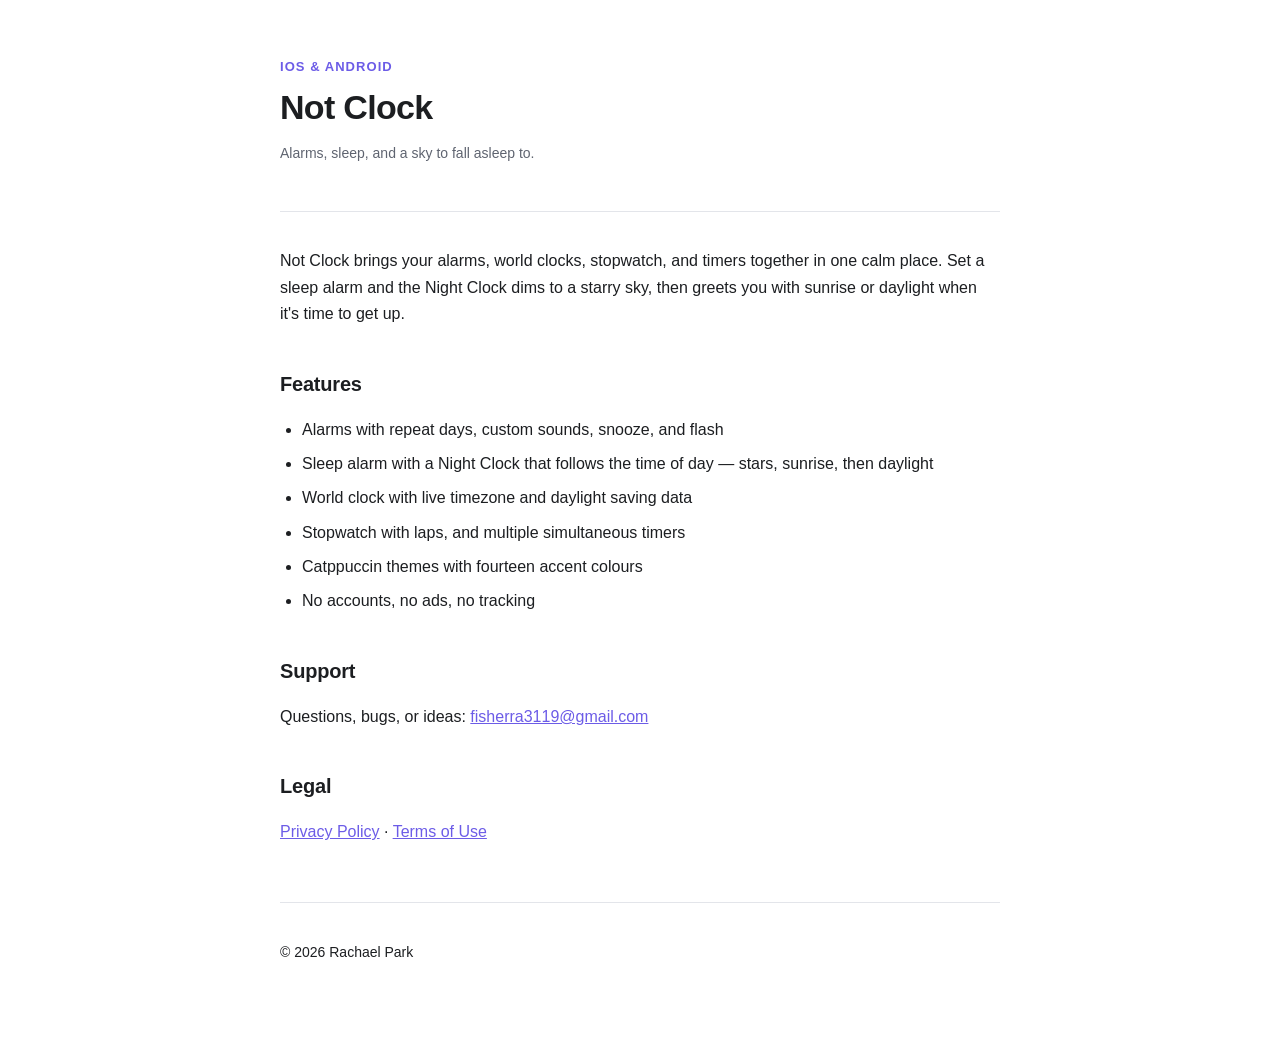
<file: index.html>
<!DOCTYPE html>
<html lang="en">
<head>
<meta charset="utf-8">
<meta name="viewport" content="width=device-width, initial-scale=1">
<title>Not Clock</title>
<link rel="stylesheet" href="styles.css">
</head>
<body>
<div class="wrap">

<header>
  <p class="eyebrow">iOS &amp; Android</p>
  <h1>Not Clock</h1>
  <p class="muted">Alarms, sleep, and a sky to fall asleep to.</p>
</header>

<p>
  Not Clock brings your alarms, world clocks, stopwatch, and timers together in
  one calm place. Set a sleep alarm and the Night Clock dims to a starry sky,
  then greets you with sunrise or daylight when it's time to get up.
</p>

<h2>Features</h2>
<ul>
  <li>Alarms with repeat days, custom sounds, snooze, and flash</li>
  <li>Sleep alarm with a Night Clock that follows the time of day — stars,
    sunrise, then daylight</li>
  <li>World clock with live timezone and daylight saving data</li>
  <li>Stopwatch with laps, and multiple simultaneous timers</li>
  <li>Catppuccin themes with fourteen accent colours</li>
  <li>No accounts, no ads, no tracking</li>
</ul>

<h2>Support</h2>
<p>
  Questions, bugs, or ideas: <a href="mailto:fisherra3119@gmail.com">fisherra3119@gmail.com</a>
</p>

<h2>Legal</h2>
<p>
  <a href="privacy.html">Privacy Policy</a> ·
  <a href="terms.html">Terms of Use</a>
</p>

<footer>
  <p>© 2026 Rachael Park</p>
</footer>

</div>
</body>
</html>
</file>
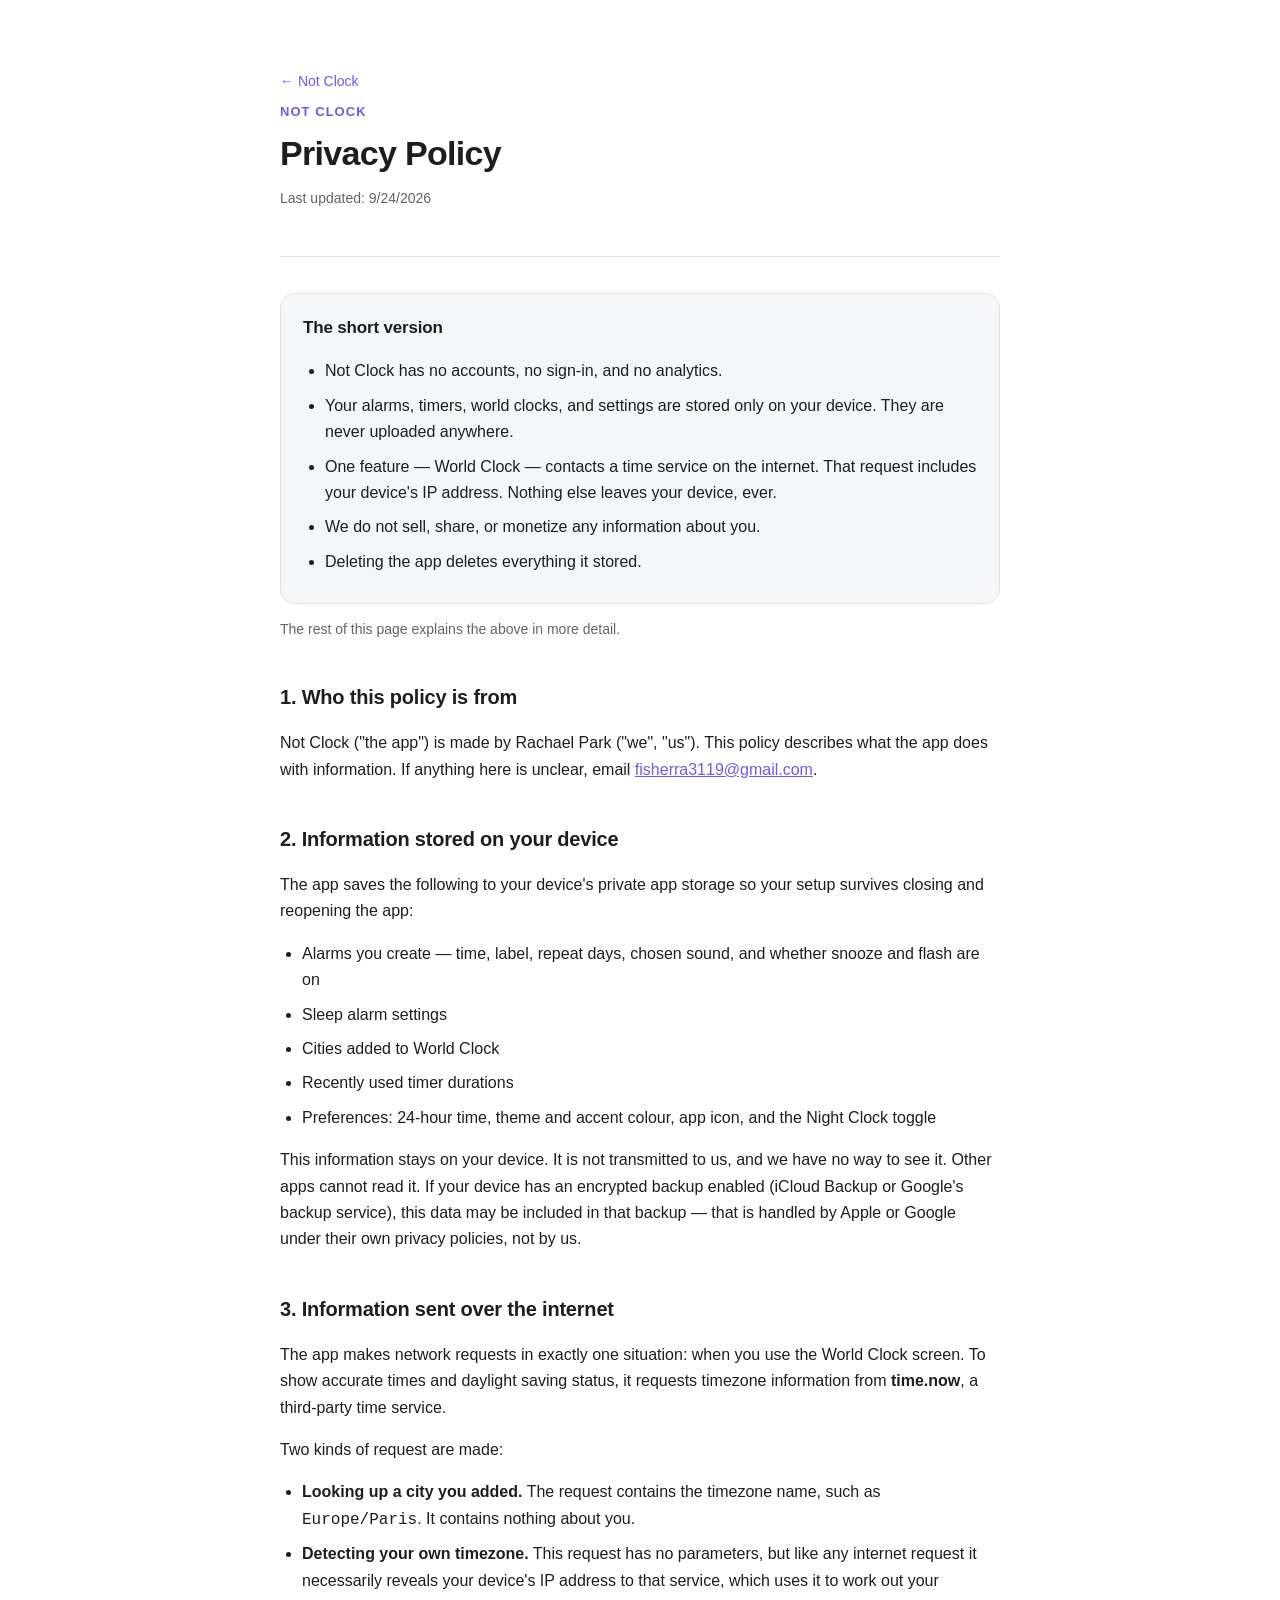
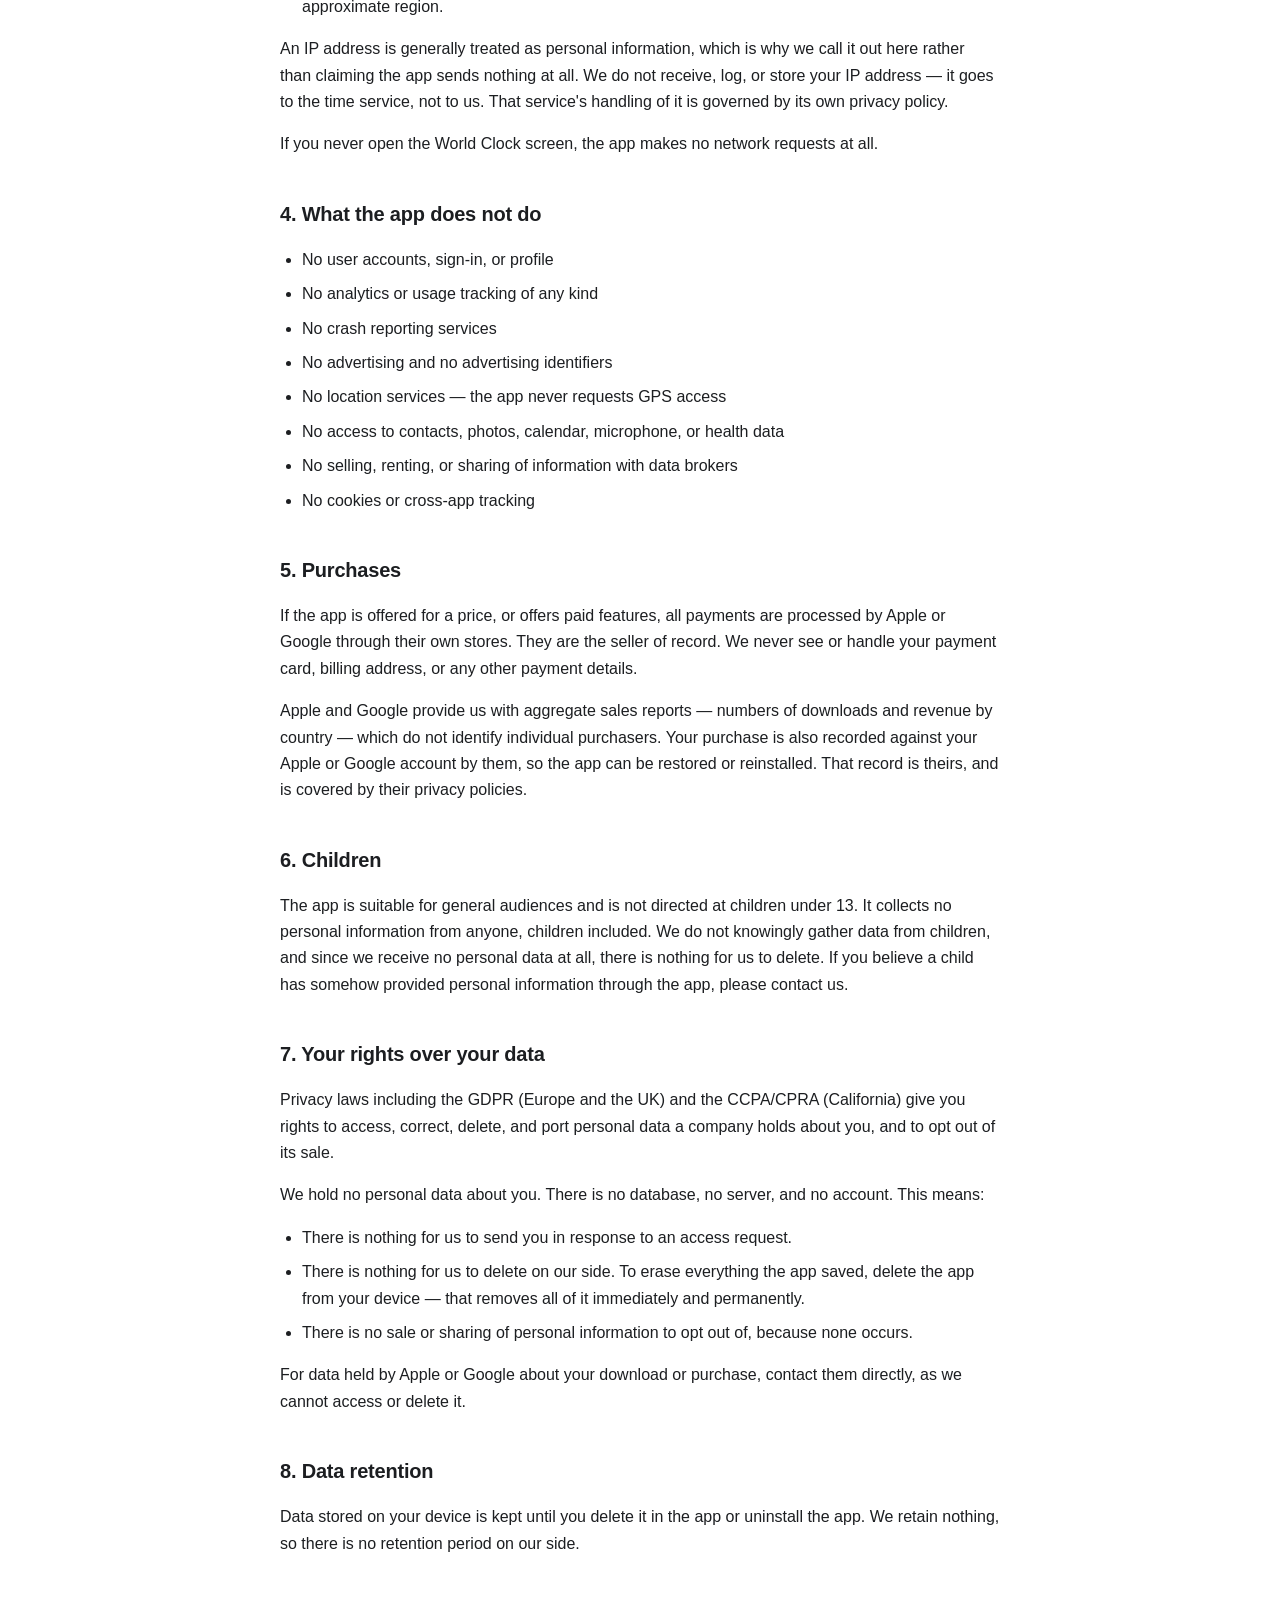
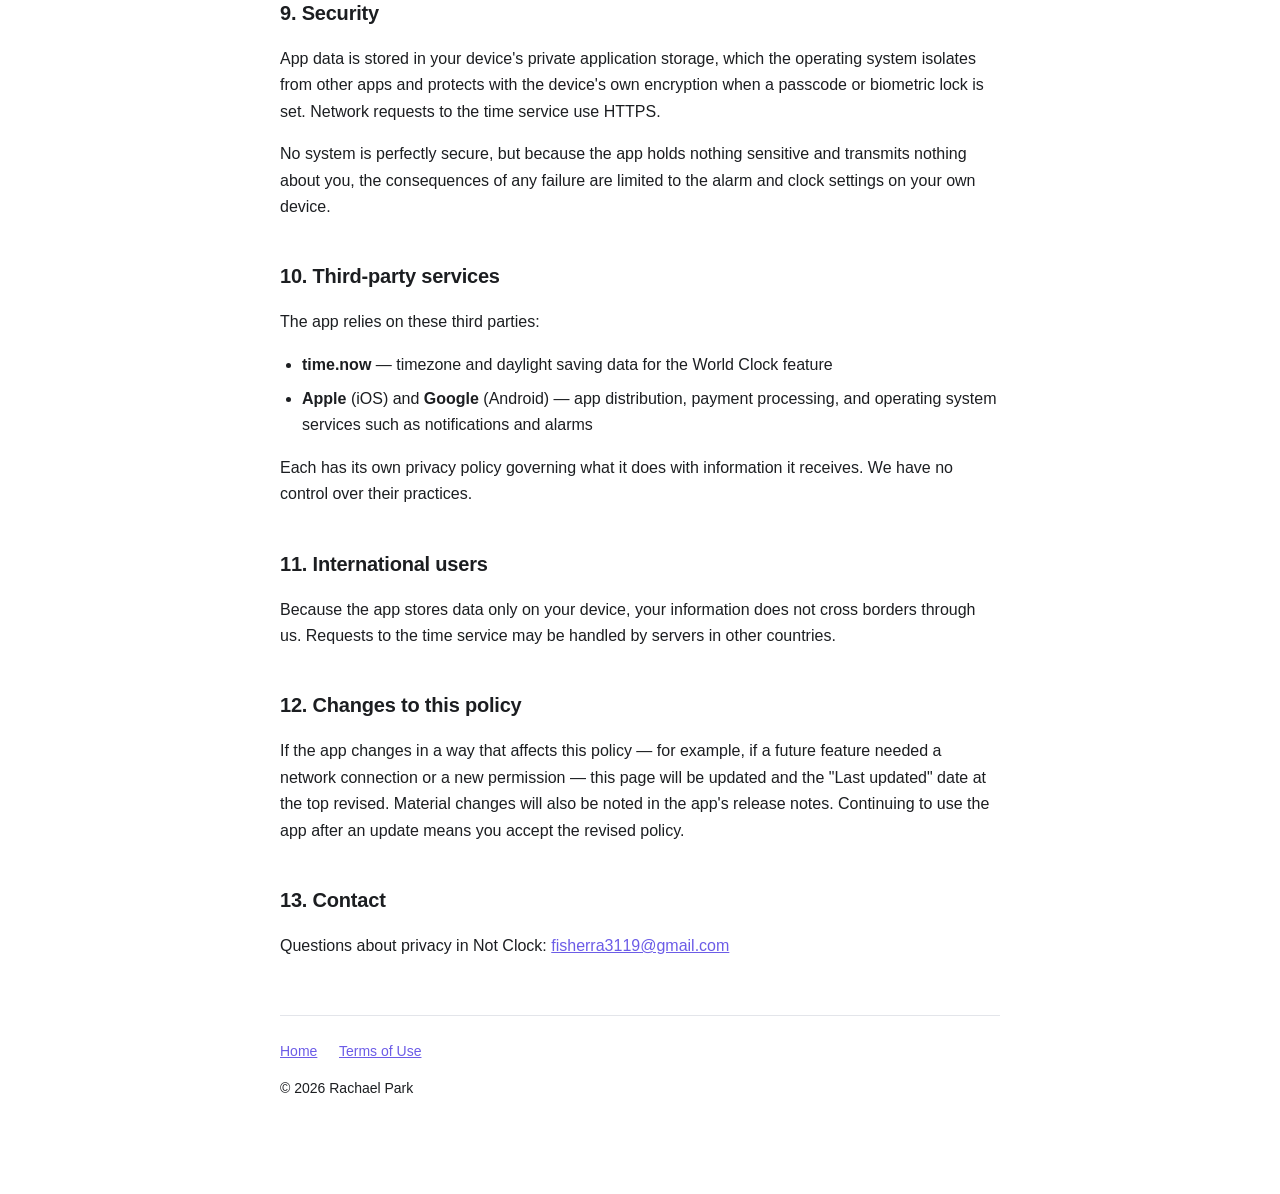
<file: privacy.html>
<!DOCTYPE html>
<html lang="en">
<head>
<meta charset="utf-8">
<meta name="viewport" content="width=device-width, initial-scale=1">
<title>Privacy Policy — Not Clock</title>
<link rel="stylesheet" href="styles.css">
</head>
<body>
<div class="wrap">

<header>
  <p class="nav"><a href="index.html">← Not Clock</a></p>
  <p class="eyebrow">Not Clock</p>
  <h1>Privacy Policy</h1>
  <p class="muted">Last updated: 9/24/2026</p>
</header>

<div class="summary">
  <h2>The short version</h2>
  <ul>
    <li>Not Clock has no accounts, no sign-in, and no analytics.</li>
    <li>Your alarms, timers, world clocks, and settings are stored only on your
      device. They are never uploaded anywhere.</li>
    <li>One feature — World Clock — contacts a time service on the internet.
      That request includes your device's IP address. Nothing else leaves your
      device, ever.</li>
    <li>We do not sell, share, or monetize any information about you.</li>
    <li>Deleting the app deletes everything it stored.</li>
  </ul>
</div>

<p class="muted">The rest of this page explains the above in more detail.</p>

<h2>1. Who this policy is from</h2>
<p>
  Not Clock ("the app") is made by Rachael Park ("we", "us"). This policy
  describes what the app does with information. If anything here is unclear,
  email <a href="mailto:fisherra3119@gmail.com">fisherra3119@gmail.com</a>.
</p>

<h2>2. Information stored on your device</h2>
<p>
  The app saves the following to your device's private app storage so your
  setup survives closing and reopening the app:
</p>
<ul>
  <li>Alarms you create — time, label, repeat days, chosen sound, and whether
    snooze and flash are on</li>
  <li>Sleep alarm settings</li>
  <li>Cities added to World Clock</li>
  <li>Recently used timer durations</li>
  <li>Preferences: 24-hour time, theme and accent colour, app icon, and the
    Night Clock toggle</li>
</ul>
<p>
  This information stays on your device. It is not transmitted to us, and we
  have no way to see it. Other apps cannot read it. If your device has an
  encrypted backup enabled (iCloud Backup or Google's backup service), this data
  may be included in that backup — that is handled by Apple or Google under
  their own privacy policies, not by us.
</p>

<h2>3. Information sent over the internet</h2>
<p>
  The app makes network requests in exactly one situation: when you use the
  World Clock screen. To show accurate times and daylight saving status, it
  requests timezone information from <strong>time.now</strong>, a third-party
  time service.
</p>
<p>Two kinds of request are made:</p>
<ul>
  <li><strong>Looking up a city you added.</strong> The request contains the
    timezone name, such as <code>Europe/Paris</code>. It contains nothing
    about you.</li>
  <li><strong>Detecting your own timezone.</strong> This request has no
    parameters, but like any internet request it necessarily reveals your
    device's IP address to that service, which uses it to work out your
    approximate region.</li>
</ul>
<p>
  An IP address is generally treated as personal information, which is why we
  call it out here rather than claiming the app sends nothing at all. We do not
  receive, log, or store your IP address — it goes to the time service, not to
  us. That service's handling of it is governed by its own privacy policy.
</p>
<p>
  If you never open the World Clock screen, the app makes no network requests at
  all.
</p>

<h2>4. What the app does not do</h2>
<ul>
  <li>No user accounts, sign-in, or profile</li>
  <li>No analytics or usage tracking of any kind</li>
  <li>No crash reporting services</li>
  <li>No advertising and no advertising identifiers</li>
  <li>No location services — the app never requests GPS access</li>
  <li>No access to contacts, photos, calendar, microphone, or health data</li>
  <li>No selling, renting, or sharing of information with data brokers</li>
  <li>No cookies or cross-app tracking</li>
</ul>

<h2>5. Purchases</h2>
<p>
  If the app is offered for a price, or offers paid features, all payments are
  processed by Apple or Google through their own stores. They are the seller of
  record. We never see or handle your payment card, billing address, or any
  other payment details.
</p>
<p>
  Apple and Google provide us with aggregate sales reports — numbers of
  downloads and revenue by country — which do not identify individual
  purchasers. Your purchase is also recorded against your Apple or Google
  account by them, so the app can be restored or reinstalled. That record is
  theirs, and is covered by their privacy policies.
</p>

<h2>6. Children</h2>
<p>
  The app is suitable for general audiences and is not directed at children
  under 13. It collects no personal information from anyone, children included.
  We do not knowingly gather data from children, and since we receive no
  personal data at all, there is nothing for us to delete. If you believe a
  child has somehow provided personal information through the app, please
  contact us.
</p>

<h2>7. Your rights over your data</h2>
<p>
  Privacy laws including the GDPR (Europe and the UK) and the CCPA/CPRA
  (California) give you rights to access, correct, delete, and port personal
  data a company holds about you, and to opt out of its sale.
</p>
<p>
  We hold no personal data about you. There is no database, no server, and no
  account. This means:
</p>
<ul>
  <li>There is nothing for us to send you in response to an access request.</li>
  <li>There is nothing for us to delete on our side. To erase everything the app
    saved, delete the app from your device — that removes all of it
    immediately and permanently.</li>
  <li>There is no sale or sharing of personal information to opt out of,
    because none occurs.</li>
</ul>
<p>
  For data held by Apple or Google about your download or purchase, contact them
  directly, as we cannot access or delete it.
</p>

<h2>8. Data retention</h2>
<p>
  Data stored on your device is kept until you delete it in the app or uninstall
  the app. We retain nothing, so there is no retention period on our side.
</p>

<h2>9. Security</h2>
<p>
  App data is stored in your device's private application storage, which the
  operating system isolates from other apps and protects with the device's own
  encryption when a passcode or biometric lock is set. Network requests to the
  time service use HTTPS.
</p>
<p>
  No system is perfectly secure, but because the app holds nothing sensitive and
  transmits nothing about you, the consequences of any failure are limited to
  the alarm and clock settings on your own device.
</p>

<h2>10. Third-party services</h2>
<p>The app relies on these third parties:</p>
<ul>
  <li><strong>time.now</strong> — timezone and daylight saving data for the
    World Clock feature</li>
  <li><strong>Apple</strong> (iOS) and <strong>Google</strong> (Android) — app
    distribution, payment processing, and operating system services such as
    notifications and alarms</li>
</ul>
<p>
  Each has its own privacy policy governing what it does with information it
  receives. We have no control over their practices.
</p>

<h2>11. International users</h2>
<p>
  Because the app stores data only on your device, your information does not
  cross borders through us. Requests to the time service may be handled by
  servers in other countries.
</p>

<h2>12. Changes to this policy</h2>
<p>
  If the app changes in a way that affects this policy — for example, if a
  future feature needed a network connection or a new permission — this page
  will be updated and the "Last updated" date at the top revised. Material
  changes will also be noted in the app's release notes. Continuing to use the
  app after an update means you accept the revised policy.
</p>

<h2>13. Contact</h2>
<p>
  Questions about privacy in Not Clock:
  <a href="mailto:fisherra3119@gmail.com">fisherra3119@gmail.com</a>
</p>

<footer>
  <a href="index.html">Home</a>
  <a href="terms.html">Terms of Use</a>
  <p>© 2026 Rachael Park</p>
</footer>

</div>
</body>
</html>
</file>
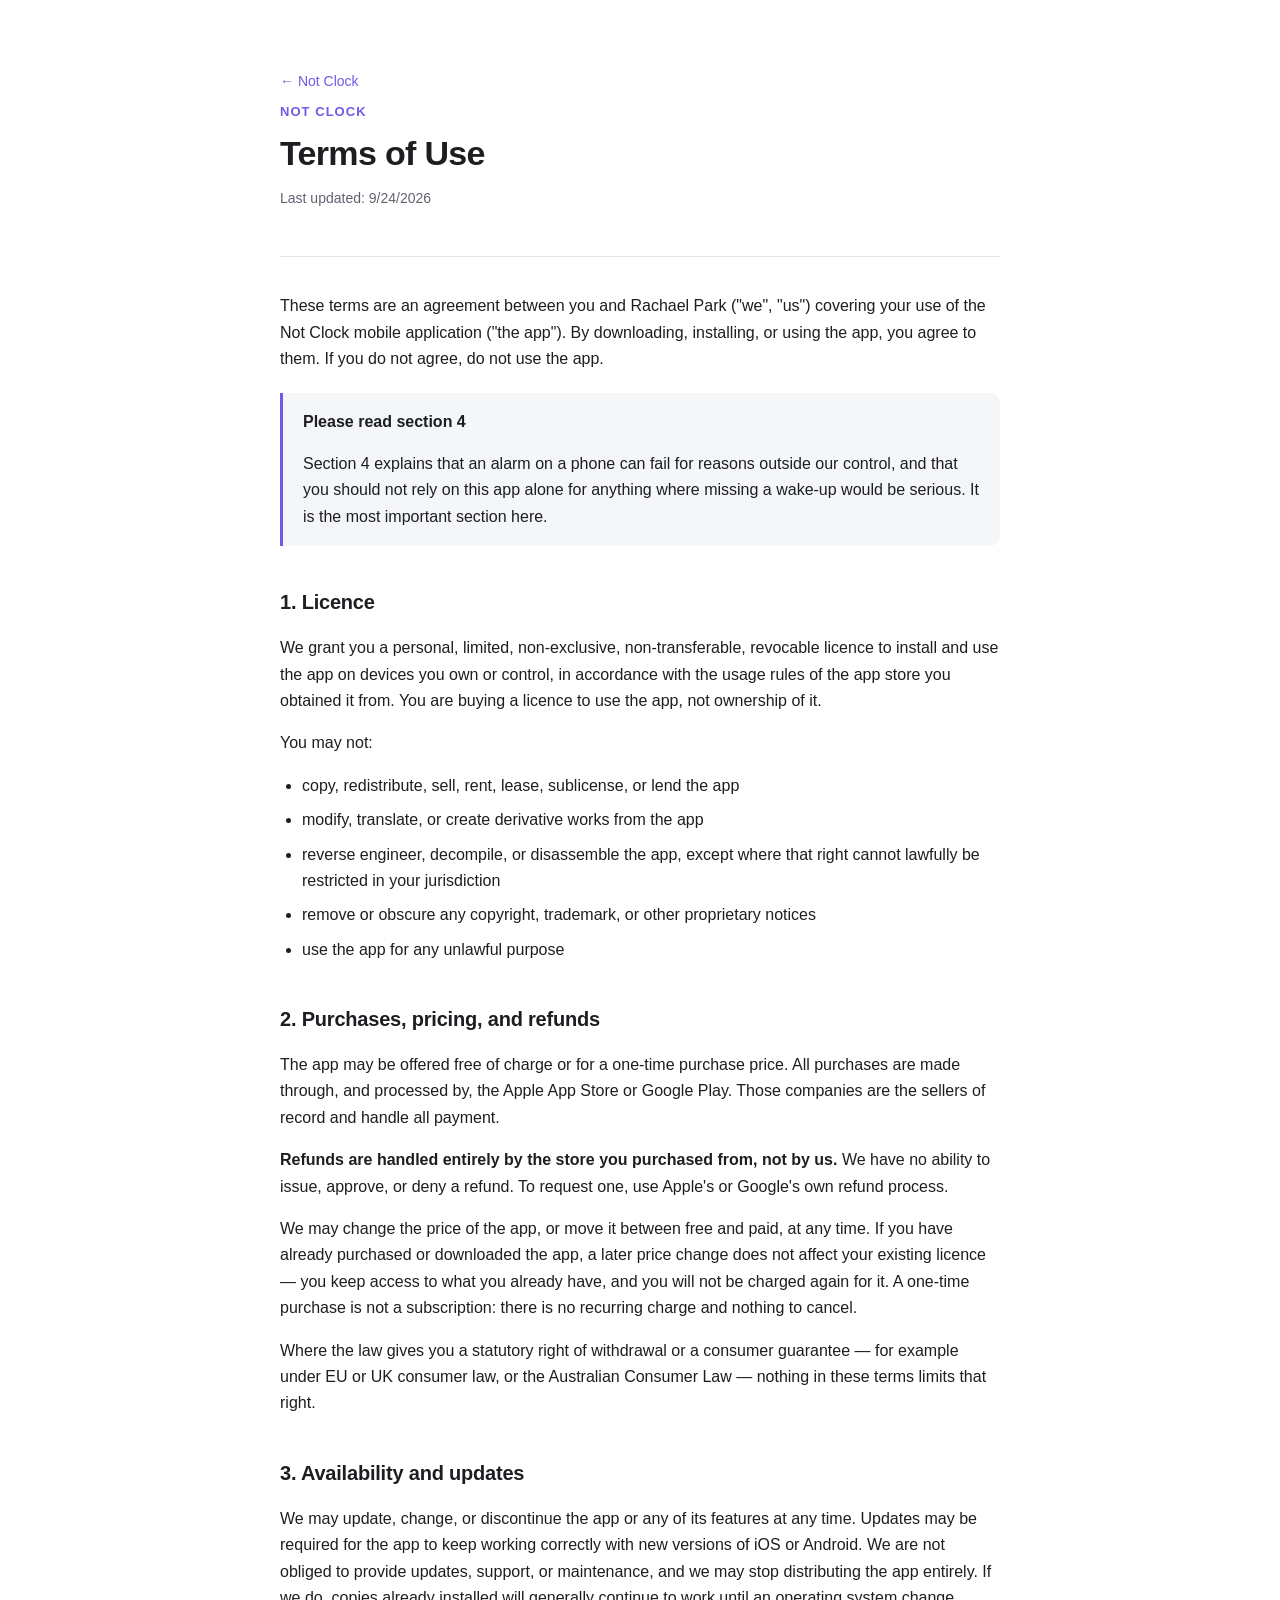
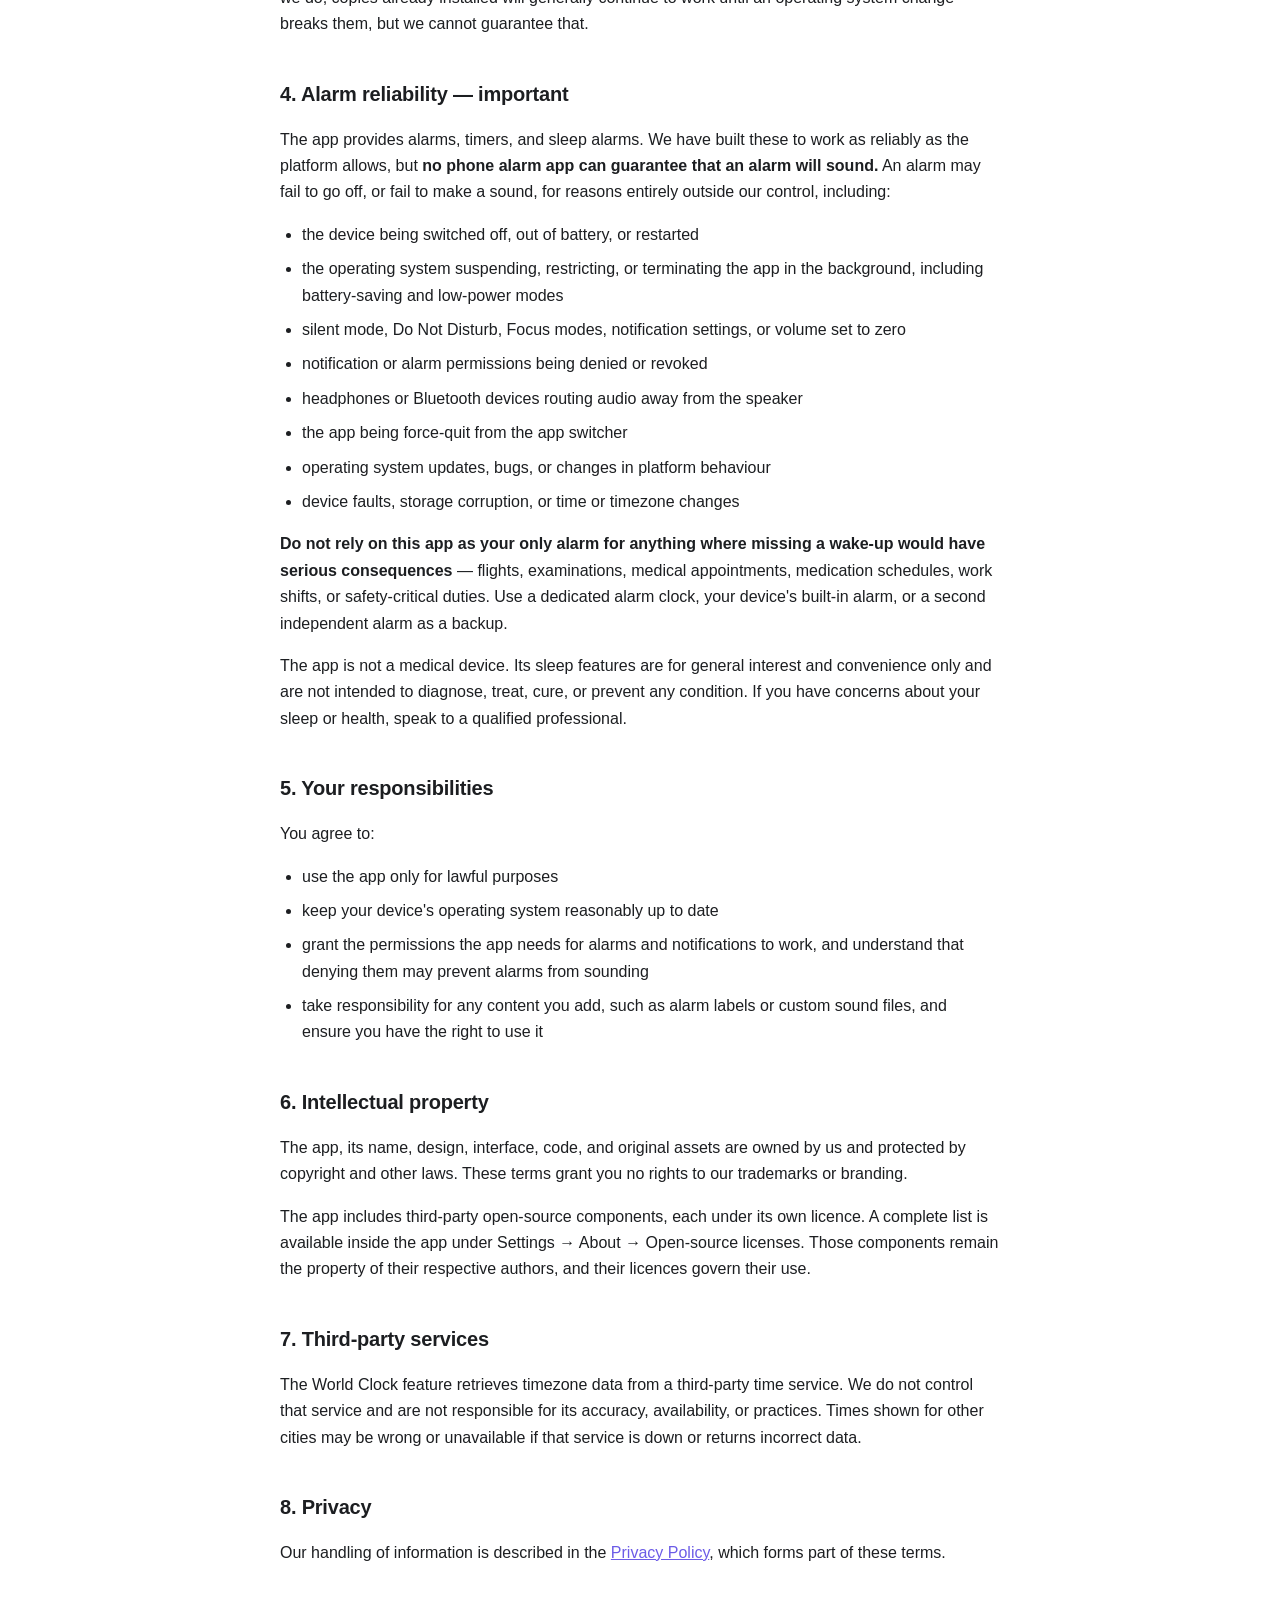
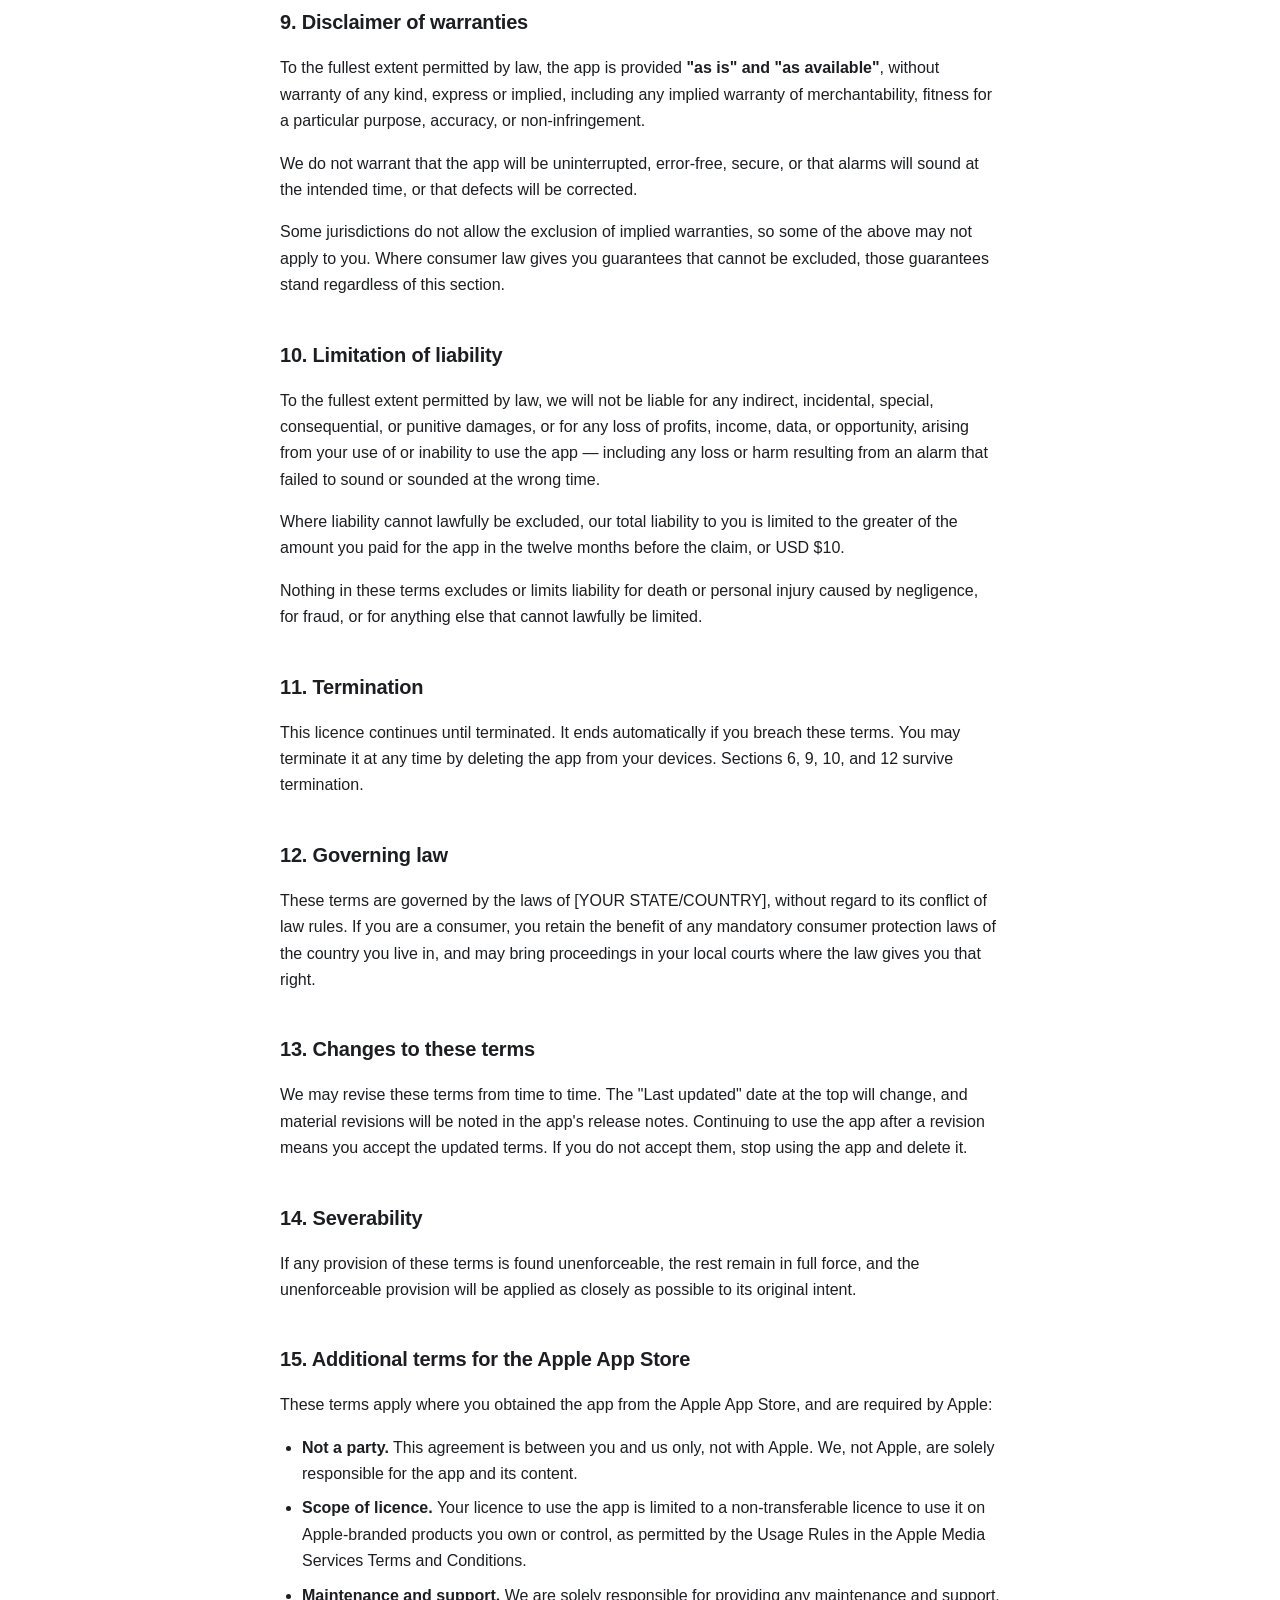
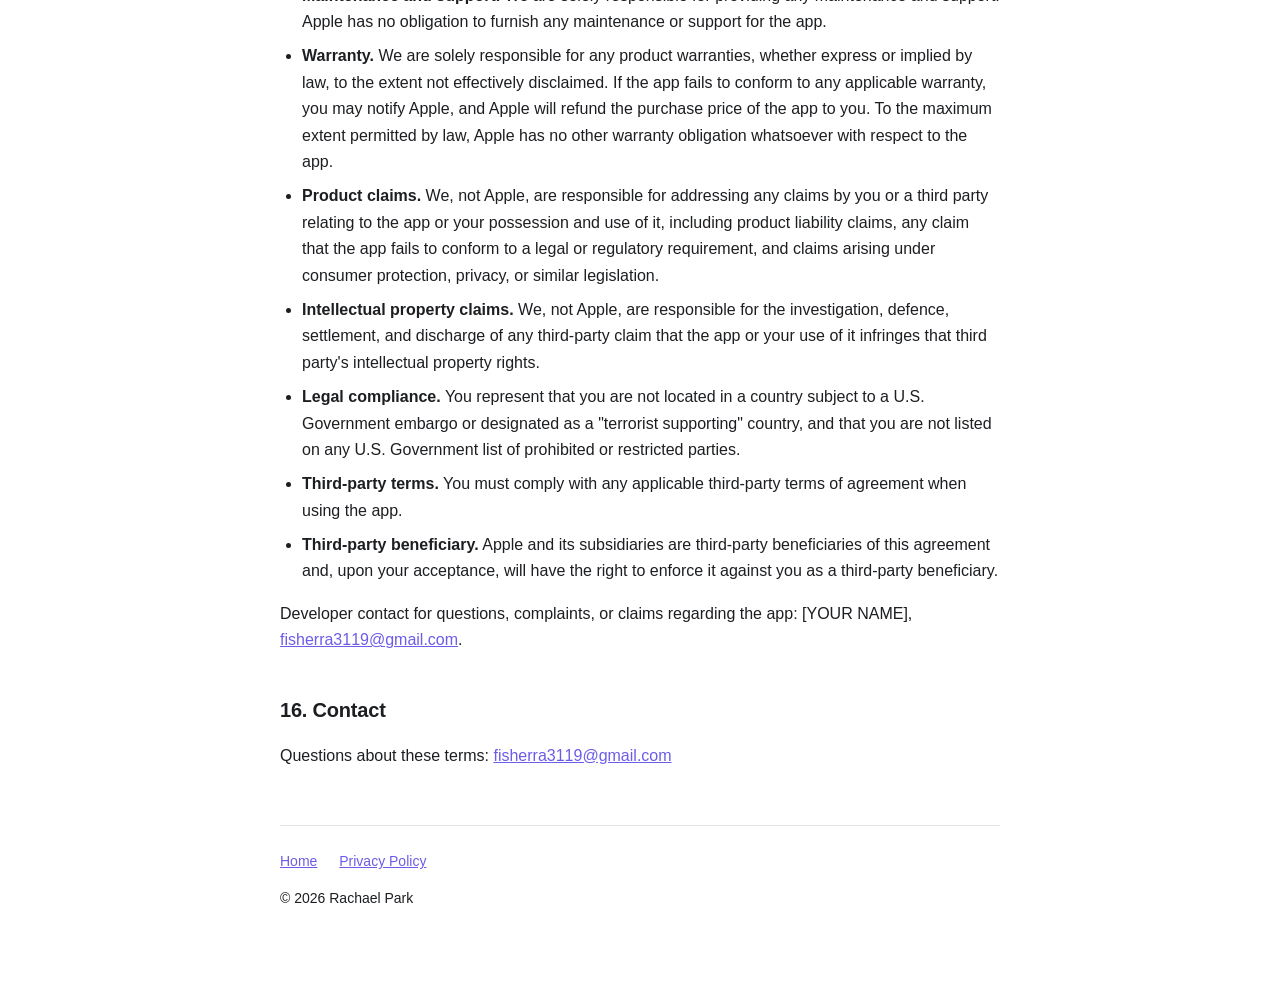
<file: terms.html>
<!DOCTYPE html>
<html lang="en">
<head>
<meta charset="utf-8">
<meta name="viewport" content="width=device-width, initial-scale=1">
<title>Terms of Use — Not Clock</title>
<link rel="stylesheet" href="styles.css">
</head>
<body>
<div class="wrap">

<header>
  <p class="nav"><a href="index.html">← Not Clock</a></p>
  <p class="eyebrow">Not Clock</p>
  <h1>Terms of Use</h1>
  <p class="muted">Last updated: 9/24/2026</p>
</header>

<p>
  These terms are an agreement between you and Rachael Park ("we", "us")
  covering your use of the Not Clock mobile application ("the app"). By
  downloading, installing, or using the app, you agree to them. If you do not
  agree, do not use the app.
</p>

<div class="callout">
  <h3 style="margin-top:0">Please read section 4</h3>
  <p style="margin-bottom:0">
    Section 4 explains that an alarm on a phone can fail for reasons outside our
    control, and that you should not rely on this app alone for anything where
    missing a wake-up would be serious. It is the most important section here.
  </p>
</div>

<h2>1. Licence</h2>
<p>
  We grant you a personal, limited, non-exclusive, non-transferable, revocable
  licence to install and use the app on devices you own or control, in
  accordance with the usage rules of the app store you obtained it from. You are
  buying a licence to use the app, not ownership of it.
</p>
<p>You may not:</p>
<ul>
  <li>copy, redistribute, sell, rent, lease, sublicense, or lend the app</li>
  <li>modify, translate, or create derivative works from the app</li>
  <li>reverse engineer, decompile, or disassemble the app, except where that
    right cannot lawfully be restricted in your jurisdiction</li>
  <li>remove or obscure any copyright, trademark, or other proprietary
    notices</li>
  <li>use the app for any unlawful purpose</li>
</ul>

<h2>2. Purchases, pricing, and refunds</h2>
<p>
  The app may be offered free of charge or for a one-time purchase price. All
  purchases are made through, and processed by, the Apple App Store or Google
  Play. Those companies are the sellers of record and handle all payment.
</p>
<p>
  <strong>Refunds are handled entirely by the store you purchased from, not by
  us.</strong> We have no ability to issue, approve, or deny a refund. To
  request one, use Apple's or Google's own refund process.
</p>
<p>
  We may change the price of the app, or move it between free and paid, at any
  time. If you have already purchased or downloaded the app, a later price
  change does not affect your existing licence — you keep access to what you
  already have, and you will not be charged again for it. A one-time purchase is
  not a subscription: there is no recurring charge and nothing to cancel.
</p>
<p>
  Where the law gives you a statutory right of withdrawal or a consumer
  guarantee — for example under EU or UK consumer law, or the Australian
  Consumer Law — nothing in these terms limits that right.
</p>

<h2>3. Availability and updates</h2>
<p>
  We may update, change, or discontinue the app or any of its features at any
  time. Updates may be required for the app to keep working correctly with new
  versions of iOS or Android. We are not obliged to provide updates, support, or
  maintenance, and we may stop distributing the app entirely. If we do, copies
  already installed will generally continue to work until an operating system
  change breaks them, but we cannot guarantee that.
</p>

<h2>4. Alarm reliability — important</h2>
<p>
  The app provides alarms, timers, and sleep alarms. We have built these to work
  as reliably as the platform allows, but <strong>no phone alarm app can
  guarantee that an alarm will sound.</strong> An alarm may fail to go off, or
  fail to make a sound, for reasons entirely outside our control, including:
</p>
<ul>
  <li>the device being switched off, out of battery, or restarted</li>
  <li>the operating system suspending, restricting, or terminating the app in
    the background, including battery-saving and low-power modes</li>
  <li>silent mode, Do Not Disturb, Focus modes, notification settings, or
    volume set to zero</li>
  <li>notification or alarm permissions being denied or revoked</li>
  <li>headphones or Bluetooth devices routing audio away from the speaker</li>
  <li>the app being force-quit from the app switcher</li>
  <li>operating system updates, bugs, or changes in platform behaviour</li>
  <li>device faults, storage corruption, or time or timezone changes</li>
</ul>
<p>
  <strong>Do not rely on this app as your only alarm for anything where missing
  a wake-up would have serious consequences</strong> — flights, examinations,
  medical appointments, medication schedules, work shifts, or safety-critical
  duties. Use a dedicated alarm clock, your device's built-in alarm, or a second
  independent alarm as a backup.
</p>
<p>
  The app is not a medical device. Its sleep features are for general interest
  and convenience only and are not intended to diagnose, treat, cure, or prevent
  any condition. If you have concerns about your sleep or health, speak to a
  qualified professional.
</p>

<h2>5. Your responsibilities</h2>
<p>You agree to:</p>
<ul>
  <li>use the app only for lawful purposes</li>
  <li>keep your device's operating system reasonably up to date</li>
  <li>grant the permissions the app needs for alarms and notifications to work,
    and understand that denying them may prevent alarms from sounding</li>
  <li>take responsibility for any content you add, such as alarm labels or
    custom sound files, and ensure you have the right to use it</li>
</ul>

<h2>6. Intellectual property</h2>
<p>
  The app, its name, design, interface, code, and original assets are owned by
  us and protected by copyright and other laws. These terms grant you no rights
  to our trademarks or branding.
</p>
<p>
  The app includes third-party open-source components, each under its own
  licence. A complete list is available inside the app under
  Settings → About → Open-source licenses. Those components remain the property
  of their respective authors, and their licences govern their use.
</p>

<h2>7. Third-party services</h2>
<p>
  The World Clock feature retrieves timezone data from a third-party time
  service. We do not control that service and are not responsible for its
  accuracy, availability, or practices. Times shown for other cities may be
  wrong or unavailable if that service is down or returns incorrect data.
</p>

<h2>8. Privacy</h2>
<p>
  Our handling of information is described in the
  <a href="privacy.html">Privacy Policy</a>, which forms part of these terms.
</p>

<h2>9. Disclaimer of warranties</h2>
<p>
  To the fullest extent permitted by law, the app is provided <strong>"as is"
  and "as available"</strong>, without warranty of any kind, express or implied,
  including any implied warranty of merchantability, fitness for a particular
  purpose, accuracy, or non-infringement.
</p>
<p>
  We do not warrant that the app will be uninterrupted, error-free, secure, or
  that alarms will sound at the intended time, or that defects will be
  corrected.
</p>
<p>
  Some jurisdictions do not allow the exclusion of implied warranties, so some
  of the above may not apply to you. Where consumer law gives you guarantees
  that cannot be excluded, those guarantees stand regardless of this section.
</p>

<h2>10. Limitation of liability</h2>
<p>
  To the fullest extent permitted by law, we will not be liable for any
  indirect, incidental, special, consequential, or punitive damages, or for any
  loss of profits, income, data, or opportunity, arising from your use of or
  inability to use the app — including any loss or harm resulting from an alarm
  that failed to sound or sounded at the wrong time.
</p>
<p>
  Where liability cannot lawfully be excluded, our total liability to you is
  limited to the greater of the amount you paid for the app in the twelve months
  before the claim, or USD $10.
</p>
<p>
  Nothing in these terms excludes or limits liability for death or personal
  injury caused by negligence, for fraud, or for anything else that cannot
  lawfully be limited.
</p>

<h2>11. Termination</h2>
<p>
  This licence continues until terminated. It ends automatically if you breach
  these terms. You may terminate it at any time by deleting the app from your
  devices. Sections 6, 9, 10, and 12 survive termination.
</p>

<h2>12. Governing law</h2>
<p>
  These terms are governed by the laws of [YOUR STATE/COUNTRY], without regard
  to its conflict of law rules. If you are a consumer, you retain the benefit of
  any mandatory consumer protection laws of the country you live in, and may
  bring proceedings in your local courts where the law gives you that right.
</p>

<h2>13. Changes to these terms</h2>
<p>
  We may revise these terms from time to time. The "Last updated" date at the
  top will change, and material revisions will be noted in the app's release
  notes. Continuing to use the app after a revision means you accept the
  updated terms. If you do not accept them, stop using the app and delete it.
</p>

<h2>14. Severability</h2>
<p>
  If any provision of these terms is found unenforceable, the rest remain in
  full force, and the unenforceable provision will be applied as closely as
  possible to its original intent.
</p>

<h2>15. Additional terms for the Apple App Store</h2>
<p>
  These terms apply where you obtained the app from the Apple App Store, and
  are required by Apple:
</p>
<ul>
  <li><strong>Not a party.</strong> This agreement is between you and us only,
    not with Apple. We, not Apple, are solely responsible for the app and its
    content.</li>
  <li><strong>Scope of licence.</strong> Your licence to use the app is limited
    to a non-transferable licence to use it on Apple-branded products you own or
    control, as permitted by the Usage Rules in the Apple Media Services Terms
    and Conditions.</li>
  <li><strong>Maintenance and support.</strong> We are solely responsible for
    providing any maintenance and support. Apple has no obligation to furnish
    any maintenance or support for the app.</li>
  <li><strong>Warranty.</strong> We are solely responsible for any product
    warranties, whether express or implied by law, to the extent not effectively
    disclaimed. If the app fails to conform to any applicable warranty, you may
    notify Apple, and Apple will refund the purchase price of the app to you. To
    the maximum extent permitted by law, Apple has no other warranty obligation
    whatsoever with respect to the app.</li>
  <li><strong>Product claims.</strong> We, not Apple, are responsible for
    addressing any claims by you or a third party relating to the app or your
    possession and use of it, including product liability claims, any claim that
    the app fails to conform to a legal or regulatory requirement, and claims
    arising under consumer protection, privacy, or similar legislation.</li>
  <li><strong>Intellectual property claims.</strong> We, not Apple, are
    responsible for the investigation, defence, settlement, and discharge of any
    third-party claim that the app or your use of it infringes that third
    party's intellectual property rights.</li>
  <li><strong>Legal compliance.</strong> You represent that you are not located
    in a country subject to a U.S. Government embargo or designated as a
    "terrorist supporting" country, and that you are not listed on any U.S.
    Government list of prohibited or restricted parties.</li>
  <li><strong>Third-party terms.</strong> You must comply with any applicable
    third-party terms of agreement when using the app.</li>
  <li><strong>Third-party beneficiary.</strong> Apple and its subsidiaries are
    third-party beneficiaries of this agreement and, upon your acceptance, will
    have the right to enforce it against you as a third-party beneficiary.</li>
</ul>
<p>
  Developer contact for questions, complaints, or claims regarding the app:
  [YOUR NAME], <a href="mailto:fisherra3119@gmail.com">fisherra3119@gmail.com</a>.
</p>

<h2>16. Contact</h2>
<p>
  Questions about these terms:
  <a href="mailto:fisherra3119@gmail.com">fisherra3119@gmail.com</a>
</p>

<footer>
  <a href="index.html">Home</a>
  <a href="privacy.html">Privacy Policy</a>
  <p>© 2026 Rachael Park</p>
</footer>

</div>
</body>
</html>
</file>
<file: styles.css>
:root {
  color-scheme: light dark;
  --bg: #ffffff;
  --surface: #f5f6f8;
  --text: #1c1e21;
  --muted: #5f6470;
  --accent: #6c5ce7;
  --border: #e3e5ea;
}

@media (prefers-color-scheme: dark) {
  :root {
    --bg: #0f1014;
    --surface: #181a21;
    --text: #e8e9ed;
    --muted: #9ba0ad;
    --accent: #a29bfe;
    --border: #262933;
  }
}

* { box-sizing: border-box; }

body {
  margin: 0;
  padding: 0 24px 80px;
  background: var(--bg);
  color: var(--text);
  font: 16px/1.65 -apple-system, BlinkMacSystemFont, "Segoe UI", Roboto,
        "Helvetica Neue", Arial, sans-serif;
  -webkit-text-size-adjust: 100%;
}

.wrap { max-width: 720px; margin: 0 auto; }

header {
  padding: 56px 0 32px;
  border-bottom: 1px solid var(--border);
  margin-bottom: 36px;
}

.eyebrow {
  font-size: 13px;
  font-weight: 600;
  letter-spacing: 0.08em;
  text-transform: uppercase;
  color: var(--accent);
  margin: 0 0 10px;
}

h1 { font-size: 34px; line-height: 1.2; margin: 0 0 12px; letter-spacing: -0.02em; }
h2 { font-size: 20px; margin: 40px 0 12px; letter-spacing: -0.01em; }
h3 { font-size: 16px; margin: 26px 0 8px; }

p, li { color: var(--text); }
.muted { color: var(--muted); font-size: 14px; }

a { color: var(--accent); }

ul { padding-left: 22px; }
li { margin-bottom: 8px; }

.summary {
  background: var(--surface);
  border: 1px solid var(--border);
  border-radius: 14px;
  padding: 20px 22px;
  margin: 0 0 8px;
}
.summary h2 { margin-top: 0; font-size: 17px; }
.summary ul { margin-bottom: 0; }

.callout {
  background: var(--surface);
  border-left: 3px solid var(--accent);
  border-radius: 0 10px 10px 0;
  padding: 16px 20px;
  margin: 20px 0;
}

footer {
  margin-top: 56px;
  padding-top: 24px;
  border-top: 1px solid var(--border);
  font-size: 14px;
  color: var(--muted);
}
footer a { margin-right: 18px; }

.nav { margin-bottom: 8px; font-size: 14px; }
.nav a { text-decoration: none; }
</file>
